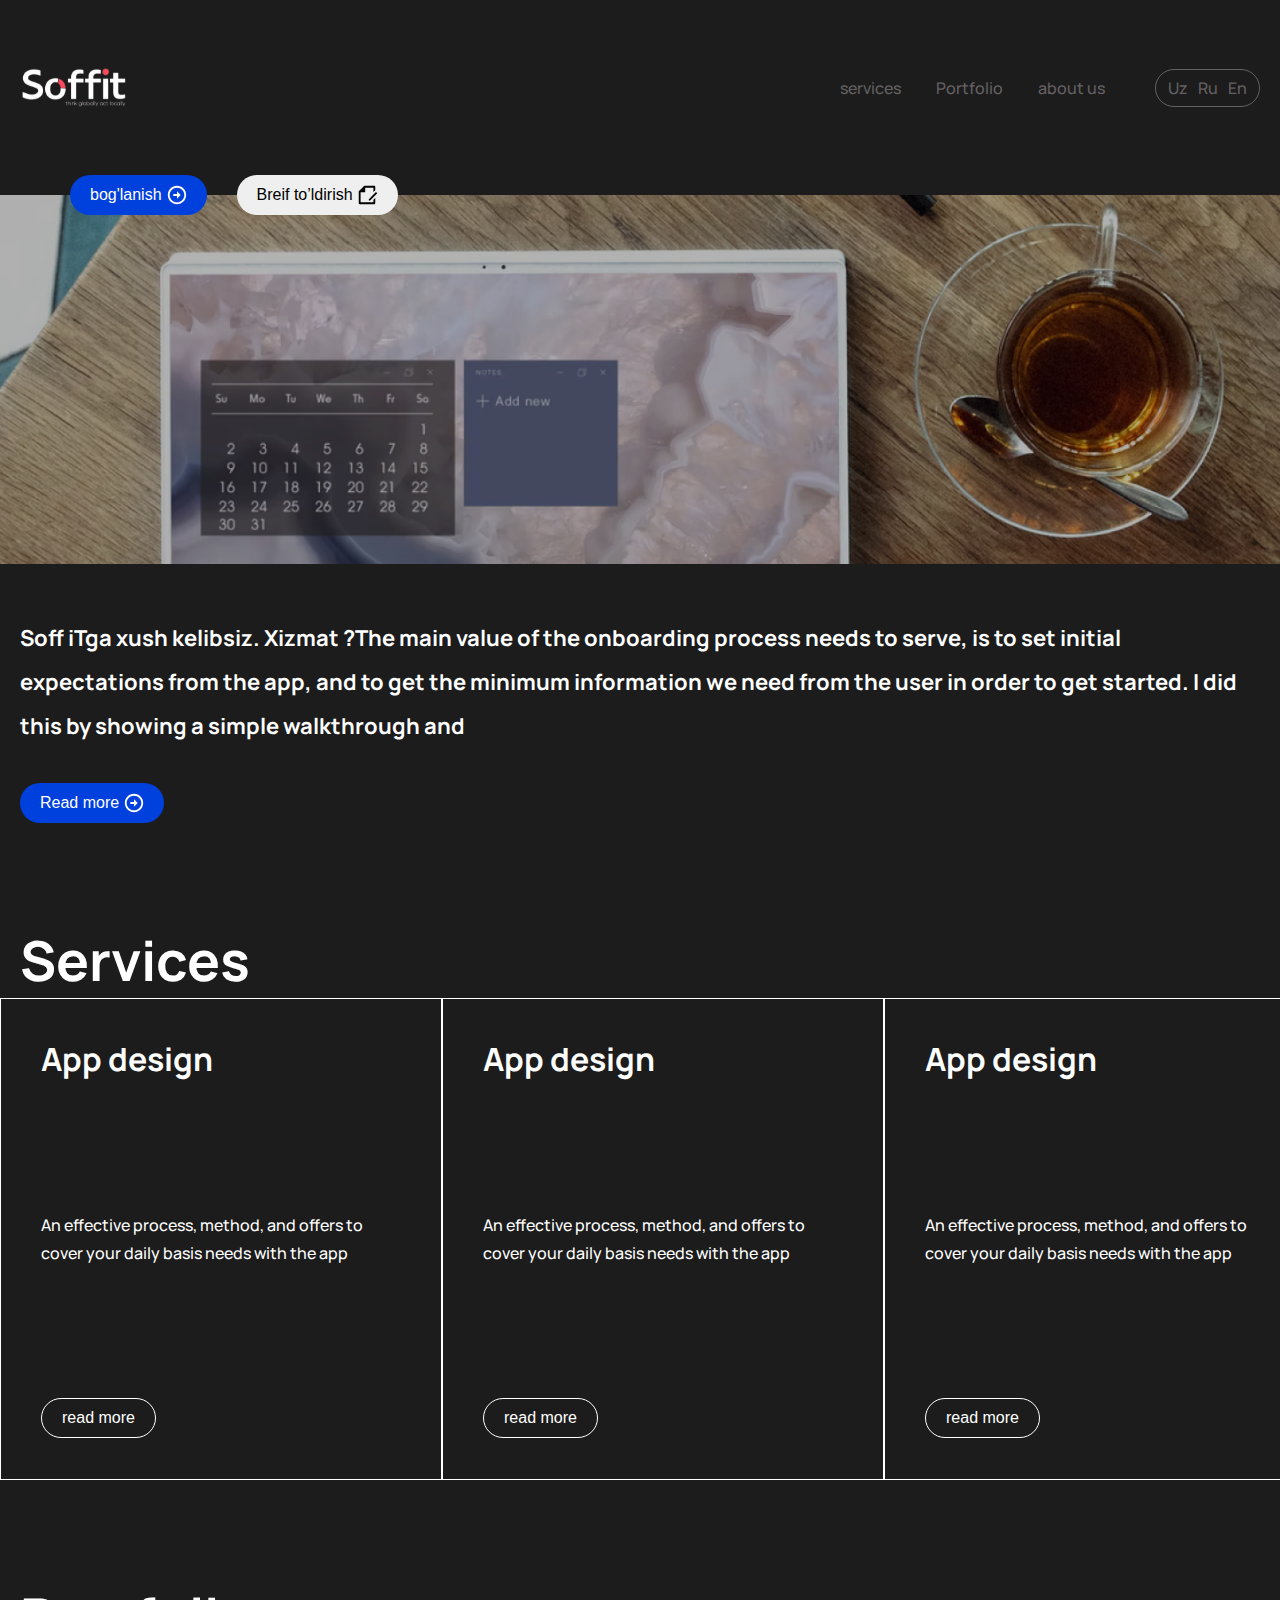
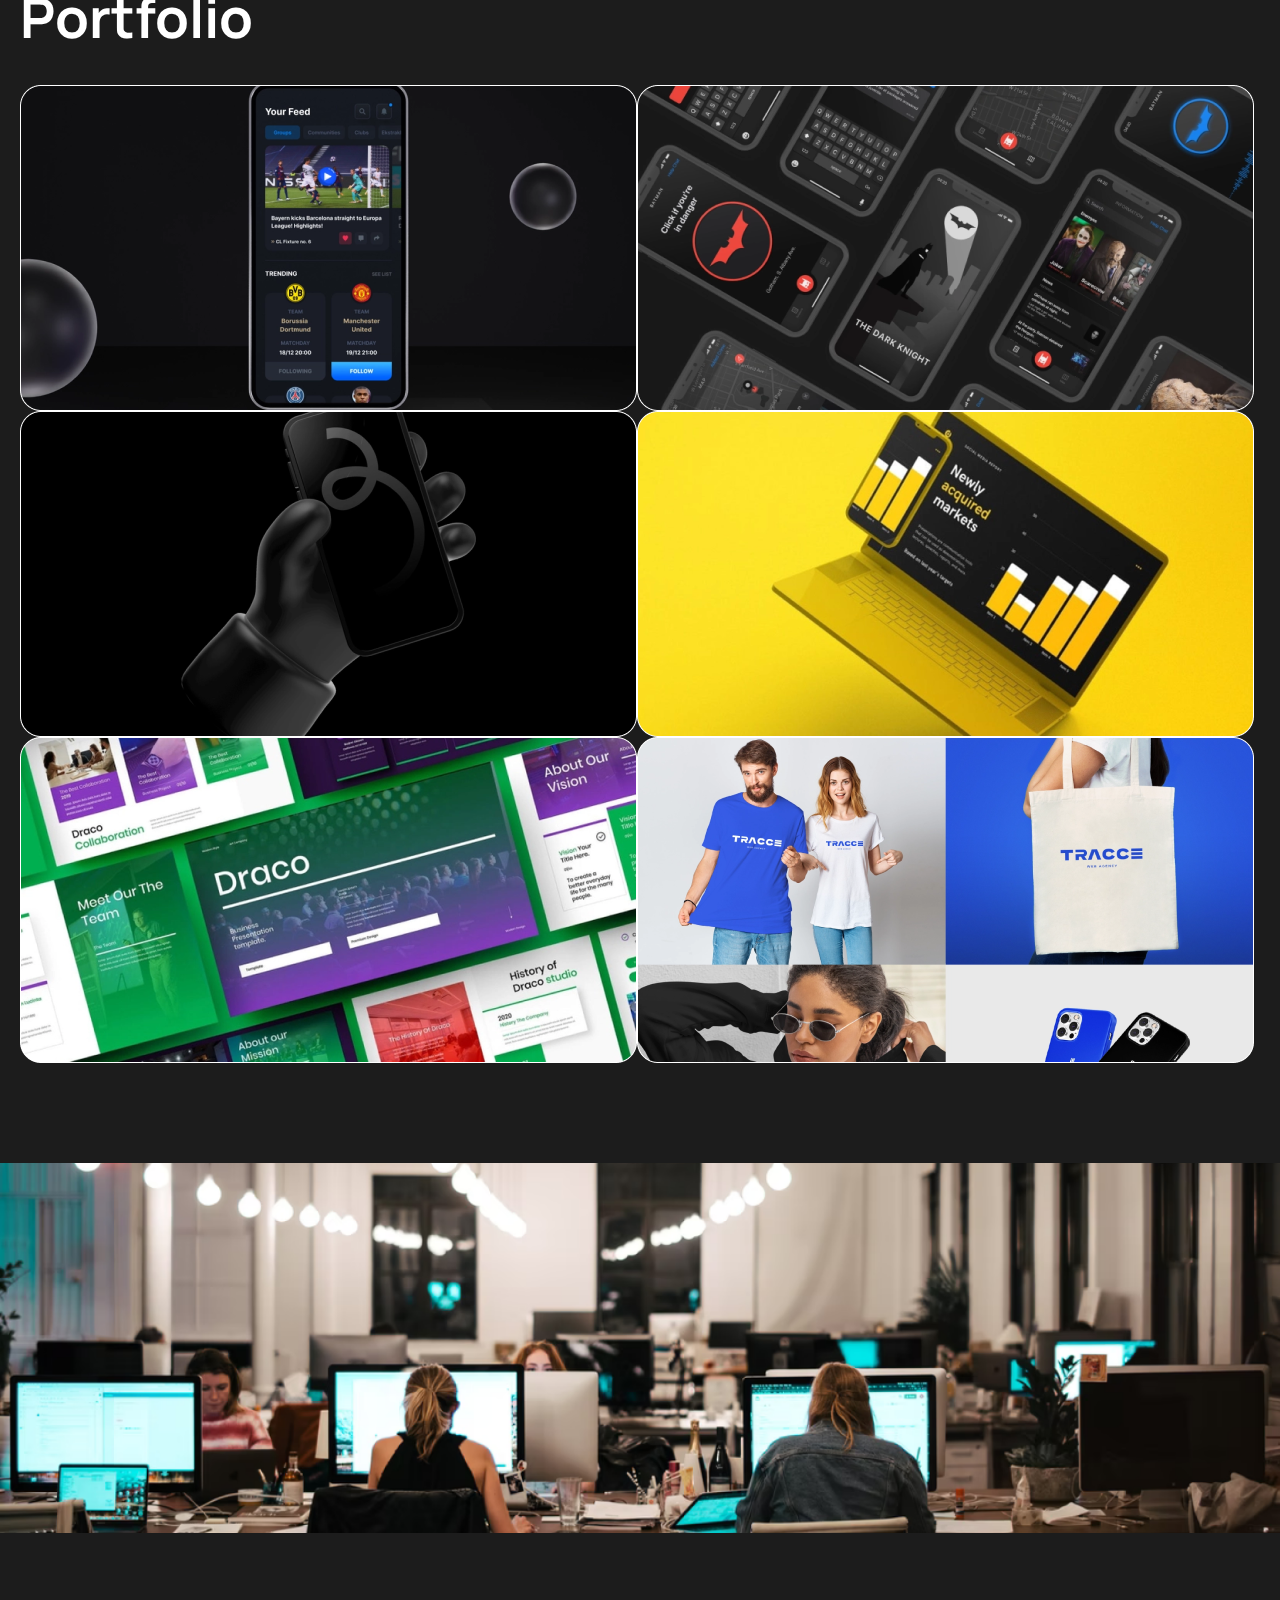
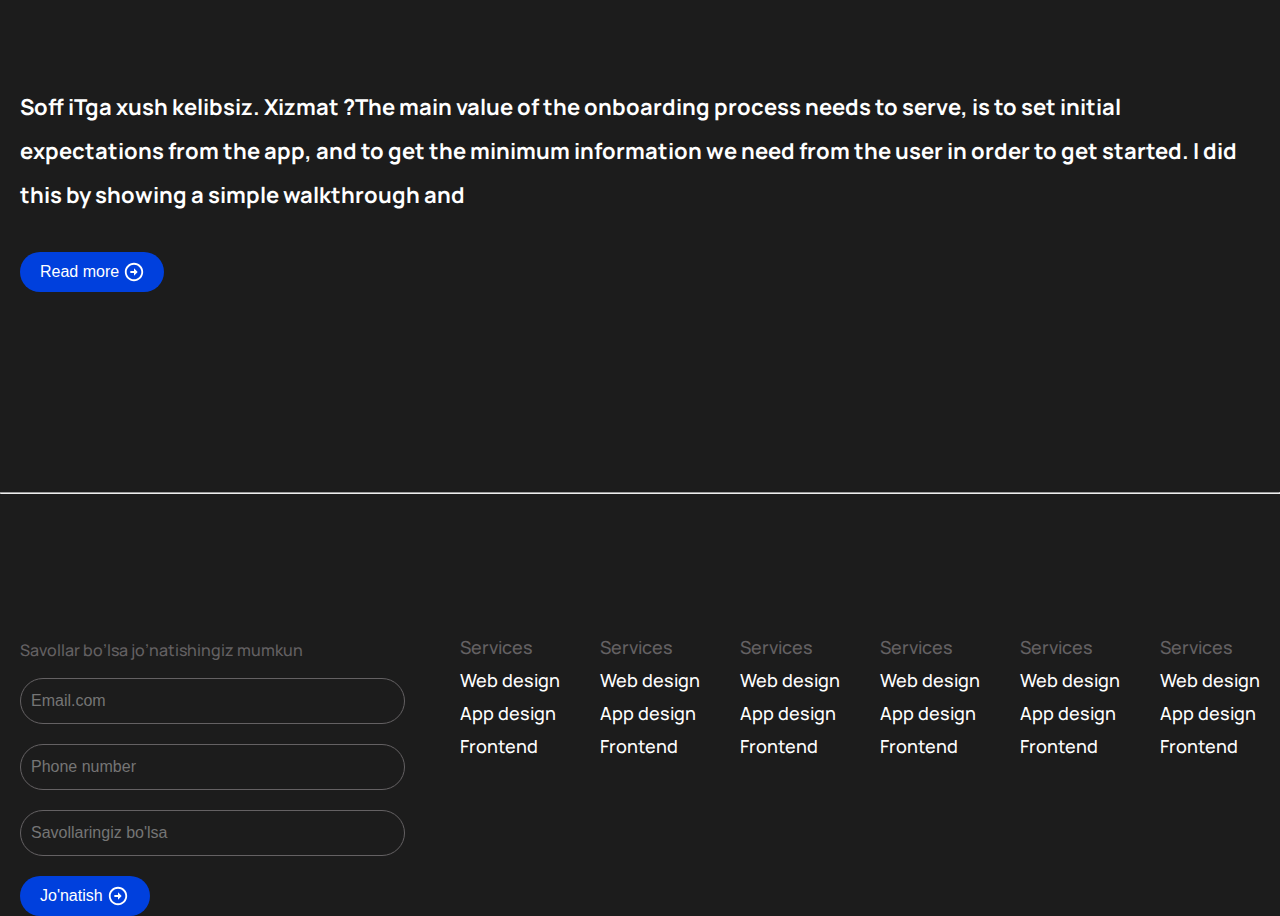
<file: index.html>
<!DOCTYPE html>
<html lang="en">
  <head>
    <meta charset="UTF-8" />
    <meta name="viewport" content="width=device-width, initial-scale=1.0" />
    <title>Document</title>
    <link rel="stylesheet" href="./static/reset.css" />
    <link rel="stylesheet" href="./style.css" />
    <link rel="stylesheet" href="./global.css" />
  </head>
  <body>
    <header>
      <nav class="nav">
        <div class="container">
          <div class="nav__wrapper">
            <a href="/"
              ><img src="./static/images/svg/logo.svg" alt="logo"
            /></a>
            <div class="nav__right-wrapper">
              <ul class="nav__menus">
                <a href="services.html"><li>services</li></a>
                <a href="portfolio.html"><li>Portfolio</li></a>
                <a href="aboutus.html"><li>about us</li></a>
              </ul>
              <div class="nav__lang">
                <span>Uz</span>
                <span>Ru</span>
                <span>En</span>
              </div>
            </div>
          </div>
        </div>
      </nav>
      <div class="headers-btn-wrapper">
        <form action="#">
        <div class="header-btns">
          <button class="btn blue-btn">
            bog'lanish
            <img src="./static/images/svg/next-icon.svg" alt="next icon" />
          </button>
          <button class="btn white-btn">
            Breif to’ldirish<img
              src="./static/images/svg/dock.icon.svg"
              alt="next icon"
            />
          </button>
        </div>
      </form>
        <img
          class="main-image"
          src="./static/images/png/top-main-image.png"
          alt="main-image"
        />
        <div class="container">
          <p class="header__description">
            Soff iTga xush kelibsiz. Xizmat ?The main value of the onboarding
            process needs to serve, is to set initial expectations from the app,
            and to get the minimum information we need from the user in order to
            get started. I did this by showing a simple walkthrough and
          </p>
          <button class="btn blue-btn blue-btn-top">
            Read more <img src="./static/images/svg/next-icon.svg" alt="" />
          </button>
        </div>
      </div>
    </header>
    <main>
      <div class="container">
        <h2 class="title">Services</h2>
      </div>
      <div class="main__cards">
        <div class="main__card">
          <p class="card__title">App design</p>
          <p class="card__desc">
            An effective process, method, and offers to cover your daily basis
            needs with the app
          </p>
          <button class="btn blue-btn">read more</button>
        </div>
        <div class="main__card">
          <p class="card__title">App design</p>
          <p class="card__desc">
            An effective process, method, and offers to cover your daily basis
            needs with the app
          </p>
          <button class="btn blue-btn">read more</button>
        </div>
        <div class="main__card">
          <p class="card__title">App design</p>
          <p class="card__desc">
            An effective process, method, and offers to cover your daily basis
            needs with the app
          </p>
          <button class="btn blue-btn">read more</button>
        </div>
        <div class="main__card">
          <p class="card__title">App design</p>
          <p class="card__desc">
            An effective process, method, and offers to cover your daily basis
            needs with the app
          </p>
          <button class="btn blue-btn">read more</button>
        </div>
        <div class="main__card">
          <p class="card__title">App design</p>
          <p class="card__desc">
            An effective process, method, and offers to cover your daily basis
            needs with the app
          </p>
          <button class="btn blue-btn">read more</button>
        </div>
        <div class="main__card">
          <p class="card__title">App design</p>
          <p class="card__desc">
            An effective process, method, and offers to cover your daily basis
            needs with the app
          </p>
          <button class="btn blue-btn">read more</button>
        </div>
      </div>
      <div class="container">
        <h2 class="title title-top">Portfolio</h2>
        <div class="card2">
          <img src="./static/images/png/images1.png" alt="" />
          <img src="./static/images/png/image2.png" alt="" />
          <img src="./static/images/png/image3.png" alt="" />
          <img src="./static/images/png/image4.png" alt="" />
          <img src="./static/images/png/image5.png" alt="" />
          <img src="./static/images/png/image6.png" alt="" />
        </div>
      </div>
      <div class="card3">
        <img
          class="footer__image"
          src="./static/footer__main-image.png"
          alt=""
        />
      </div>
      <div class="container">
        <p class="header__description">
          Soff iTga xush kelibsiz. Xizmat ?The main value of the onboarding
          process needs to serve, is to set initial expectations from the app,
          and to get the minimum information we need from the user in order to
          get started. I did this by showing a simple walkthrough and
        </p>
        <button class="btn blue-btn blue-btn-top">
          Read more <img src="./static/images/svg/next-icon.svg" alt="" />
        </button>
      </div>
    </main>
    <hr/ class="hr">
    <footer class="footer">
      <div class="container">
        <form action="">
        <div class="footer__wrapper">
          <div class="footer__card1">
            <p class="footer__p">Savollar bo’lsa jo’natishingiz mumkun</p>
            <input placeholder="Email.com" type="email" />
            <input placeholder="Phone number" type="number" />
            <input placeholder="Savollaringiz bo'lsa" type="text" />
            <button class="btn blue-btn footer__btn">
              Jo'natish<img src="./static/images/svg/next-icon.svg" alt="" />
            </button>
          </div>
          <div class="desc__wrapper">
            <div class="footer__card2">
              <div class="card2__section1">
                <p class="footer__p">Services</p>
                <p>Web design</p>
                <p>App design</p>
                <p>Frontend</p>
              </div>
            </div>
            <div class="footer__card2">
              <div class="card2__section1">
                <p class="footer__p">Services</p>
                <p>Web design</p>
                <p>App design</p>
                <p>Frontend</p>
              </div>
            </div>
            <div class="footer__card2">
              <div class="card2__section1">
                <p class="footer__p">Services</p>
                <p>Web design</p>
                <p>App design</p>
                <p>Frontend</p>
              </div>
            </div>
            <div class="footer__card2">
              <div class="card2__section1">
                <p class="footer__p">Services</p>
                <p>Web design</p>
                <p>App design</p>
                <p>Frontend</p>
              </div>
            </div>
            <div class="footer__card2">
              <div class="card2__section1">
                <p class="footer__p">Services</p>
                <p>Web design</p>
                <p>App design</p>
                <p>Frontend</p>
              </div>
            </div>
            <div class="footer__card2">
              <div class="card2__section1">
                <p class="footer__p">Services</p>
                <p>Web design</p>
                <p>App design</p>
                <p>Frontend</p>
              </div>
            </div>
          </div>
        </div>
      </div>
    </footer>
  </body>
</html>
</file>
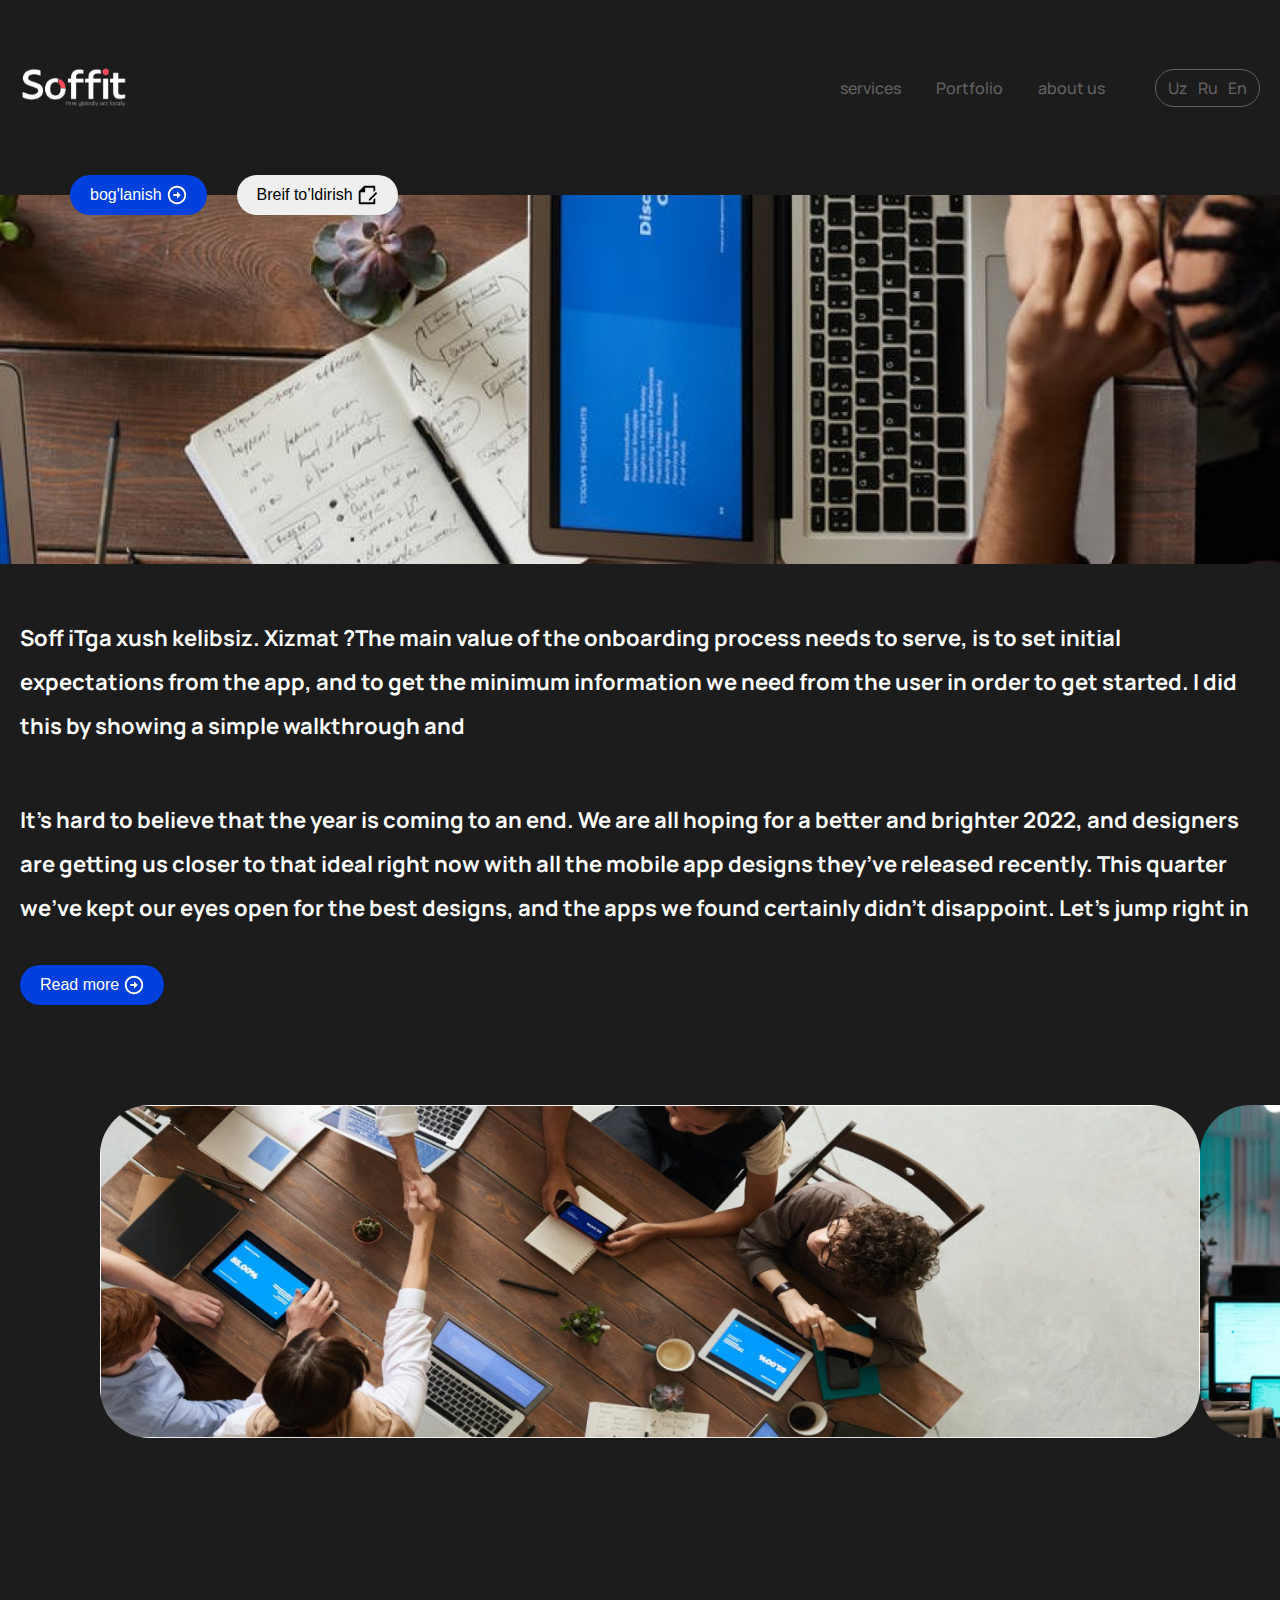
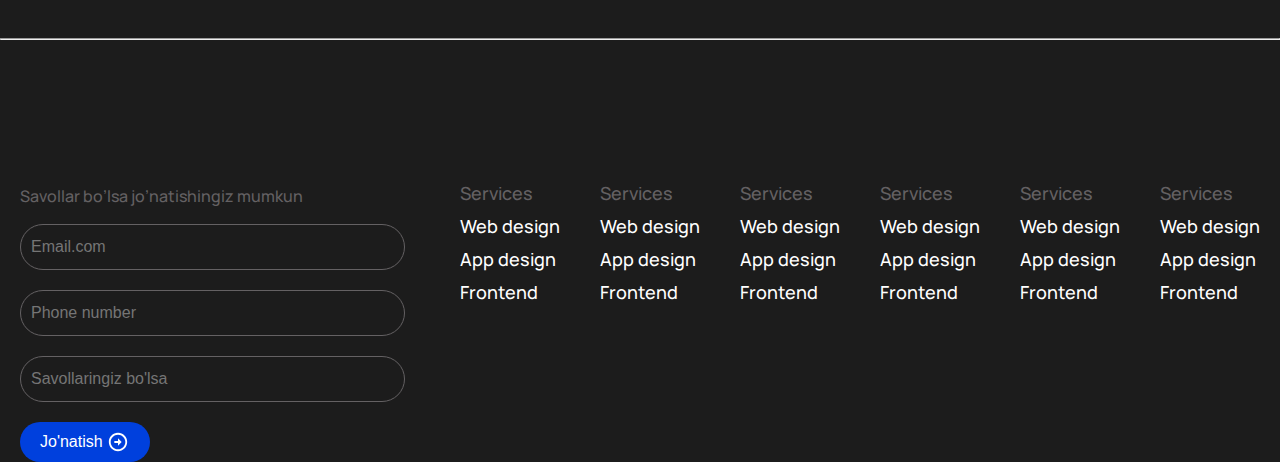
<file: aboutus.html>
<!DOCTYPE html>
<html lang="en">
  <head>
    <meta charset="UTF-8" />
    <meta name="viewport" content="width=device-width, initial-scale=1.0" />
    <title>about us</title>
    <link rel="stylesheet" href="./static/reset.css" />
    <link rel="stylesheet" href="./global.css" />
    <link rel="stylesheet" href="./style.css" />
  </head>
  <body>
    <header>
      <nav class="nav">
        <div class="container">
          <div class="nav__wrapper">
            <a href="/"
              ><img src="./static/images/svg/logo.svg" alt="logo"
            /></a>
            <div class="nav__right-wrapper">
              <ul class="nav__menus">
                <a href="services.html"><li>services</li></a>
                <a href="portfolio.html"><li>Portfolio</li></a>
                <a href="aboutus.html"><li>about us</li></a>
              </ul>
              <div class="nav__lang">
                <span>Uz</span>
                <span>Ru</span>
                <span>En</span>
              </div>
            </div>
          </div>
        </div>
      </nav>
      <div class="headers-btn-wrapper">
        <div class="header-btns">
          <button class="btn blue-btn">
            bog'lanish
            <img src="./static/images/svg/next-icon.svg" alt="next icon" />
          </button>
          <button class="btn white-btn">
            Breif to’ldirish<img
              src="./static/images/svg/dock.icon.svg"
              alt="next icon"
            />
          </button>
        </div>
        <img
          class="main-image"
          src="/static/images/png/aboutus__main-image.png"
          alt="main-image"
        />
        <div class="container">
          <p class="header__description">
            Soff iTga xush kelibsiz. Xizmat ?The main value of the onboarding
            process needs to serve, is to set initial expectations from the app,
            and to get the minimum information we need from the user in order to
            get started. I did this by showing a simple walkthrough and
          </p>
          <p class="header__description">
            It’s hard to believe that the year is coming to an end. We are all
            hoping for a better and brighter 2022, and designers are getting us
            closer to that ideal right now with all the mobile app designs
            they’ve released recently. This quarter we’ve kept our eyes open for
            the best designs, and the apps we found certainly didn’t disappoint.
            Let’s jump right in
          </p>
          <button class="btn blue-btn blue-btn-top">
            Read more <img src="./static/images/svg/next-icon.svg" alt="" />
          </button>
        </div>
      </div>
    </header>
    <main>

      <div class="main__images">
          <img src="./static/images/png/overflow_images.png" alt="" />
          <img src="./static/images/png/footer_image.png" alt="" />
          <img src="./static/images/png/top-main-image.png" alt="" />
        </div>
    </div>
    </main>
    <hr/ class="hr">
    <footer class="footer">
      <div class="container">
        <div class="footer__wrapper">
          <form action="">
          <div class="footer__card1">
            <p class="footer__p">Savollar bo’lsa jo’natishingiz mumkun</p>
            <input placeholder="Email.com" type="email" />
            <input placeholder="Phone number" type="number" />
            <input placeholder="Savollaringiz bo'lsa" type="text" />
            <button class="btn blue-btn footer__btn">
              Jo'natish<img src="./static/images/svg/next-icon.svg" alt="" />
            </button>
          </form>
          </div>
          <div class="desc__wrapper">
            <div class="footer__card2">
              <div class="card2__section1">
                <p class="footer__p">Services</p>
                <p>Web design</p>
                <p>App design</p>
                <p>Frontend</p>
              </div>
            </div>
            <div class="footer__card2">
              <div class="card2__section1">
                <p class="footer__p">Services</p>
                <p>Web design</p>
                <p>App design</p>
                <p>Frontend</p>
              </div>
            </div>
            <div class="footer__card2">
              <div class="card2__section1">
                <p class="footer__p">Services</p>
                <p>Web design</p>
                <p>App design</p>
                <p>Frontend</p>
              </div>
            </div>
            <div class="footer__card2">
              <div class="card2__section1">
                <p class="footer__p">Services</p>
                <p>Web design</p>
                <p>App design</p>
                <p>Frontend</p>
              </div>
            </div>
            <div class="footer__card2">
              <div class="card2__section1">
                <p class="footer__p">Services</p>
                <p>Web design</p>
                <p>App design</p>
                <p>Frontend</p>
              </div>
            </div>
            <div class="footer__card2">
              <div class="card2__section1">
                <p class="footer__p">Services</p>
                <p>Web design</p>
                <p>App design</p>
                <p>Frontend</p>
              </div>
            </div>
          </div>
        </div>
      </div>
    </footer>
  </body>
</html>
</file>
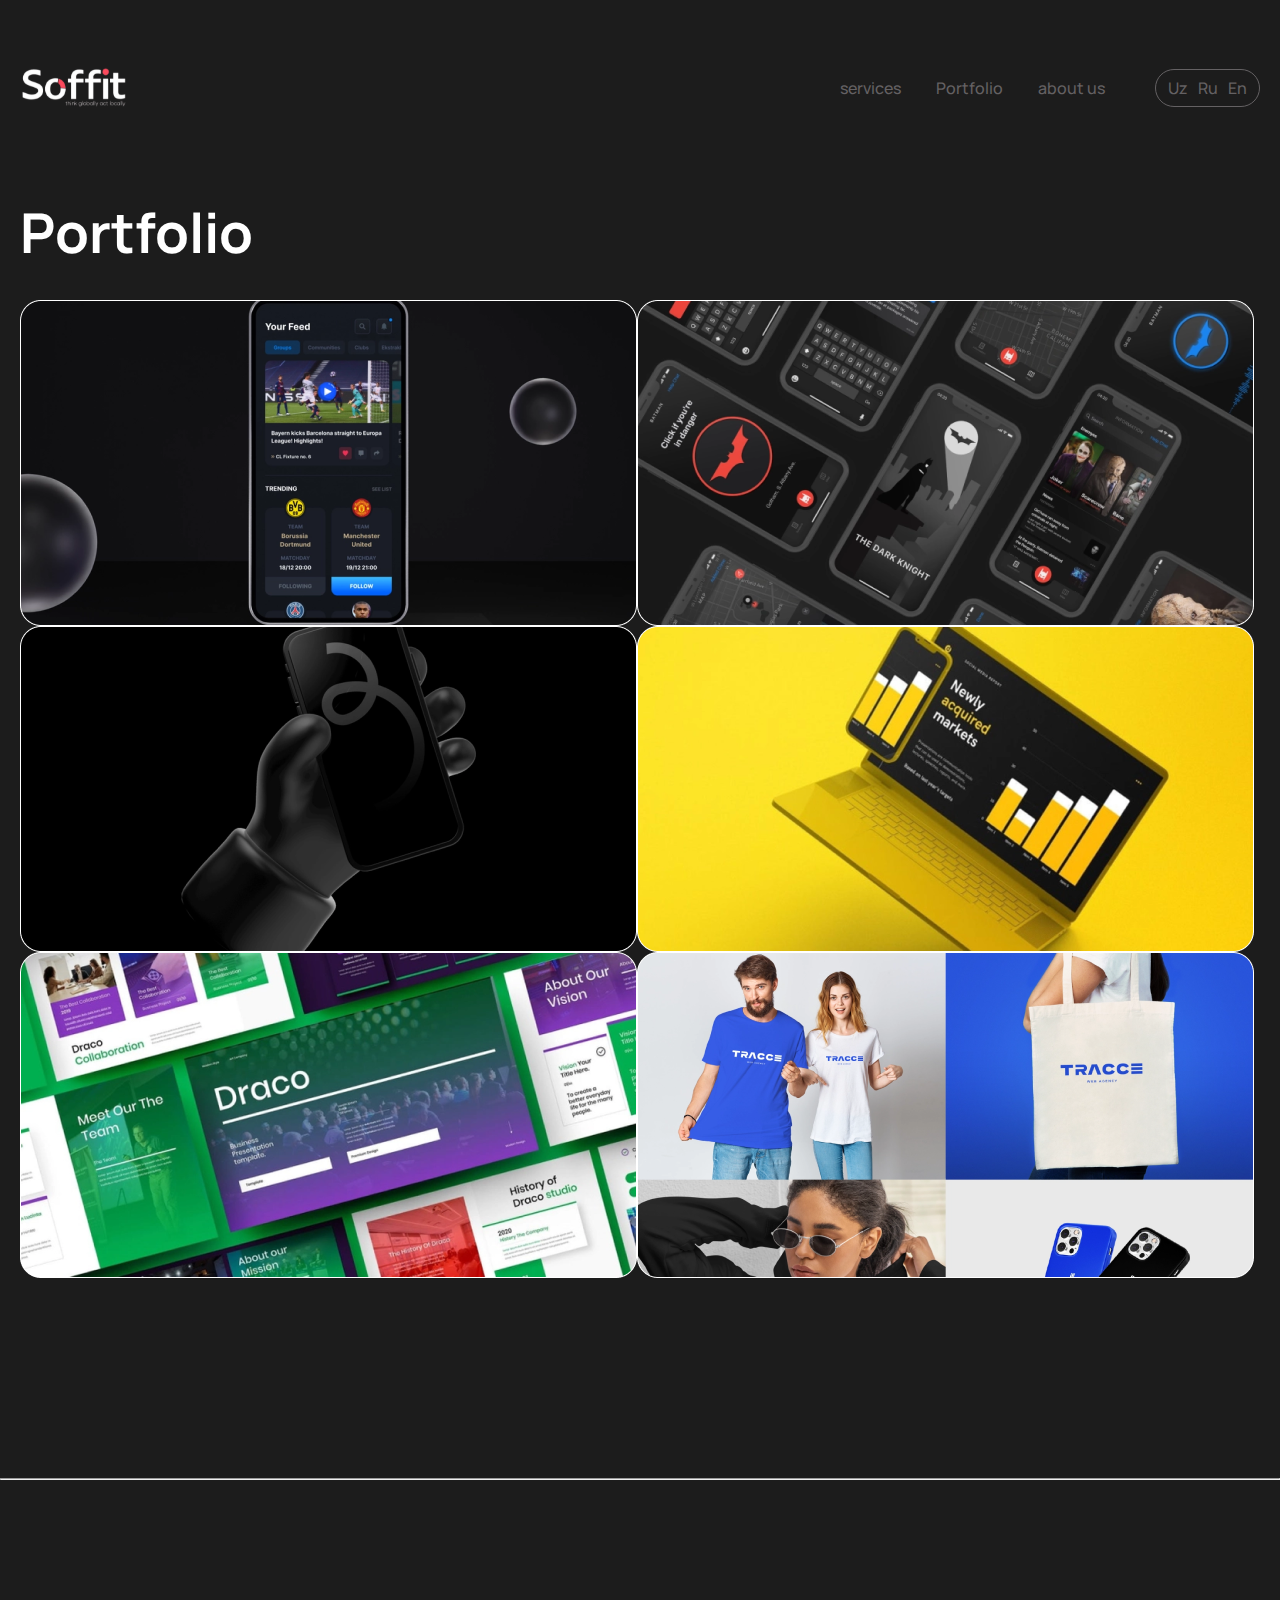
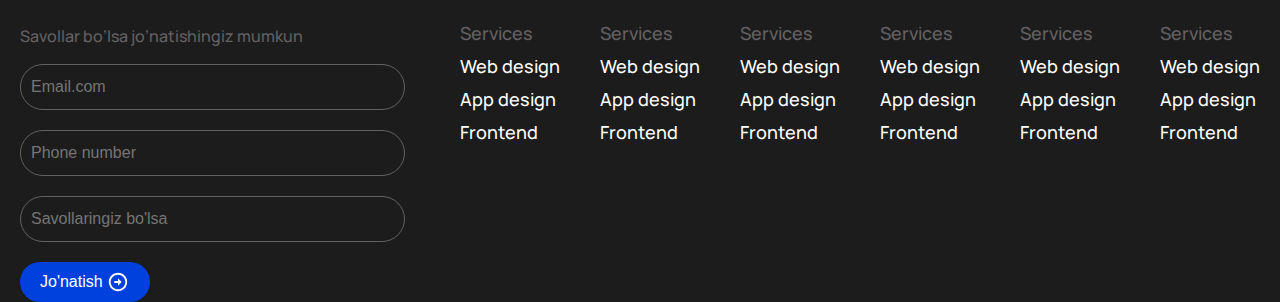
<file: portfolio.html>
<!DOCTYPE html>
<html lang="en">
  <head>
    <meta charset="UTF-8" />
    <meta name="viewport" content="width=device-width, initial-scale=1.0" />
    <title>portfolio</title>
    <link rel="stylesheet" href="./static/reset.css" />
    <link rel="stylesheet" href="./global.css" />
    <link rel="stylesheet" href="./style.css" />
  </head>
  <body>
    <header>
      <nav class="nav">
        <div class="container">
          <div class="nav__wrapper">
            <a href="/"
              ><img src="./static/images/svg/logo.svg" alt="logo"
            /></a>
            <div class="nav__right-wrapper">
              <ul class="nav__menus">
                <a class="a" href="services.html"><li>services</li></a>
                <a class="a" href="portfolio.html"><li>Portfolio</li></a>
                <a href="aboutus.html"><li>about us</li></a>
              </ul>
              <div class="nav__lang">
                <span>Uz</span>
                <span>Ru</span>
                <span>En</span>
              </div>
            </div>
          </div>
        </div>
      </nav>
    </header>
    <main>
      <div class="container">
        <h2 class="title title-top portfolio-top">Portfolio</h2>
        <div class="card2">
          <img src="./static/images/png/images1.png" alt="" />
          <img src="./static/images/png/image2.png" alt="" />
          <img src="./static/images/png/image3.png" alt="" />
          <img src="./static/images/png/image4.png" alt="" />
          <img src="./static/images/png/image5.png" alt="" />
          <img src="./static/images/png/image6.png" alt="" />
        </div>
      </div>
    </main>
    <hr/ class="hr">
    <footer class="footer">
      <div class="container">
        <div class="footer__wrapper">
          <form action="">
          <div class="footer__card1">
              <p class="footer__p">Savollar bo’lsa jo’natishingiz mumkun</p>
              <input placeholder="Email.com" type="email" />
              <input placeholder="Phone number" type="number" />
              <input placeholder="Savollaringiz bo'lsa" type="text" />
              <button class="btn blue-btn footer__btn">
              Jo'natish<img src="./static/images/svg/next-icon.svg" alt="" />
              </button>
          </div>
        </form>
          <div class="desc__wrapper">
            <div class="footer__card2">
              <div class="card2__section1">
                <p class="footer__p">Services</p>
                <p>Web design</p>
                <p>App design</p>
                <p>Frontend</p>
              </div>
            </div>
            <div class="footer__card2">
              <div class="card2__section1">
                <p class="footer__p">Services</p>
                <p>Web design</p>
                <p>App design</p>
                <p>Frontend</p>
              </div>
            </div>
            <div class="footer__card2">
              <div class="card2__section1">
                <p class="footer__p">Services</p>
                <p>Web design</p>
                <p>App design</p>
                <p>Frontend</p>
              </div>
            </div>
            <div class="footer__card2">
              <div class="card2__section1">
                <p class="footer__p">Services</p>
                <p>Web design</p>
                <p>App design</p>
                <p>Frontend</p>
              </div>
            </div>
            <div class="footer__card2">
              <div class="card2__section1">
                <p class="footer__p">Services</p>
                <p>Web design</p>
                <p>App design</p>
                <p>Frontend</p>
              </div>
            </div>
            <div class="footer__card2">
              <div class="card2__section1">
                <p class="footer__p">Services</p>
                <p>Web design</p>
                <p>App design</p>
                <p>Frontend</p>
              </div>
            </div>
          </div>
        </div>
      </div>
    </footer>
  </body>
</html>
</file>
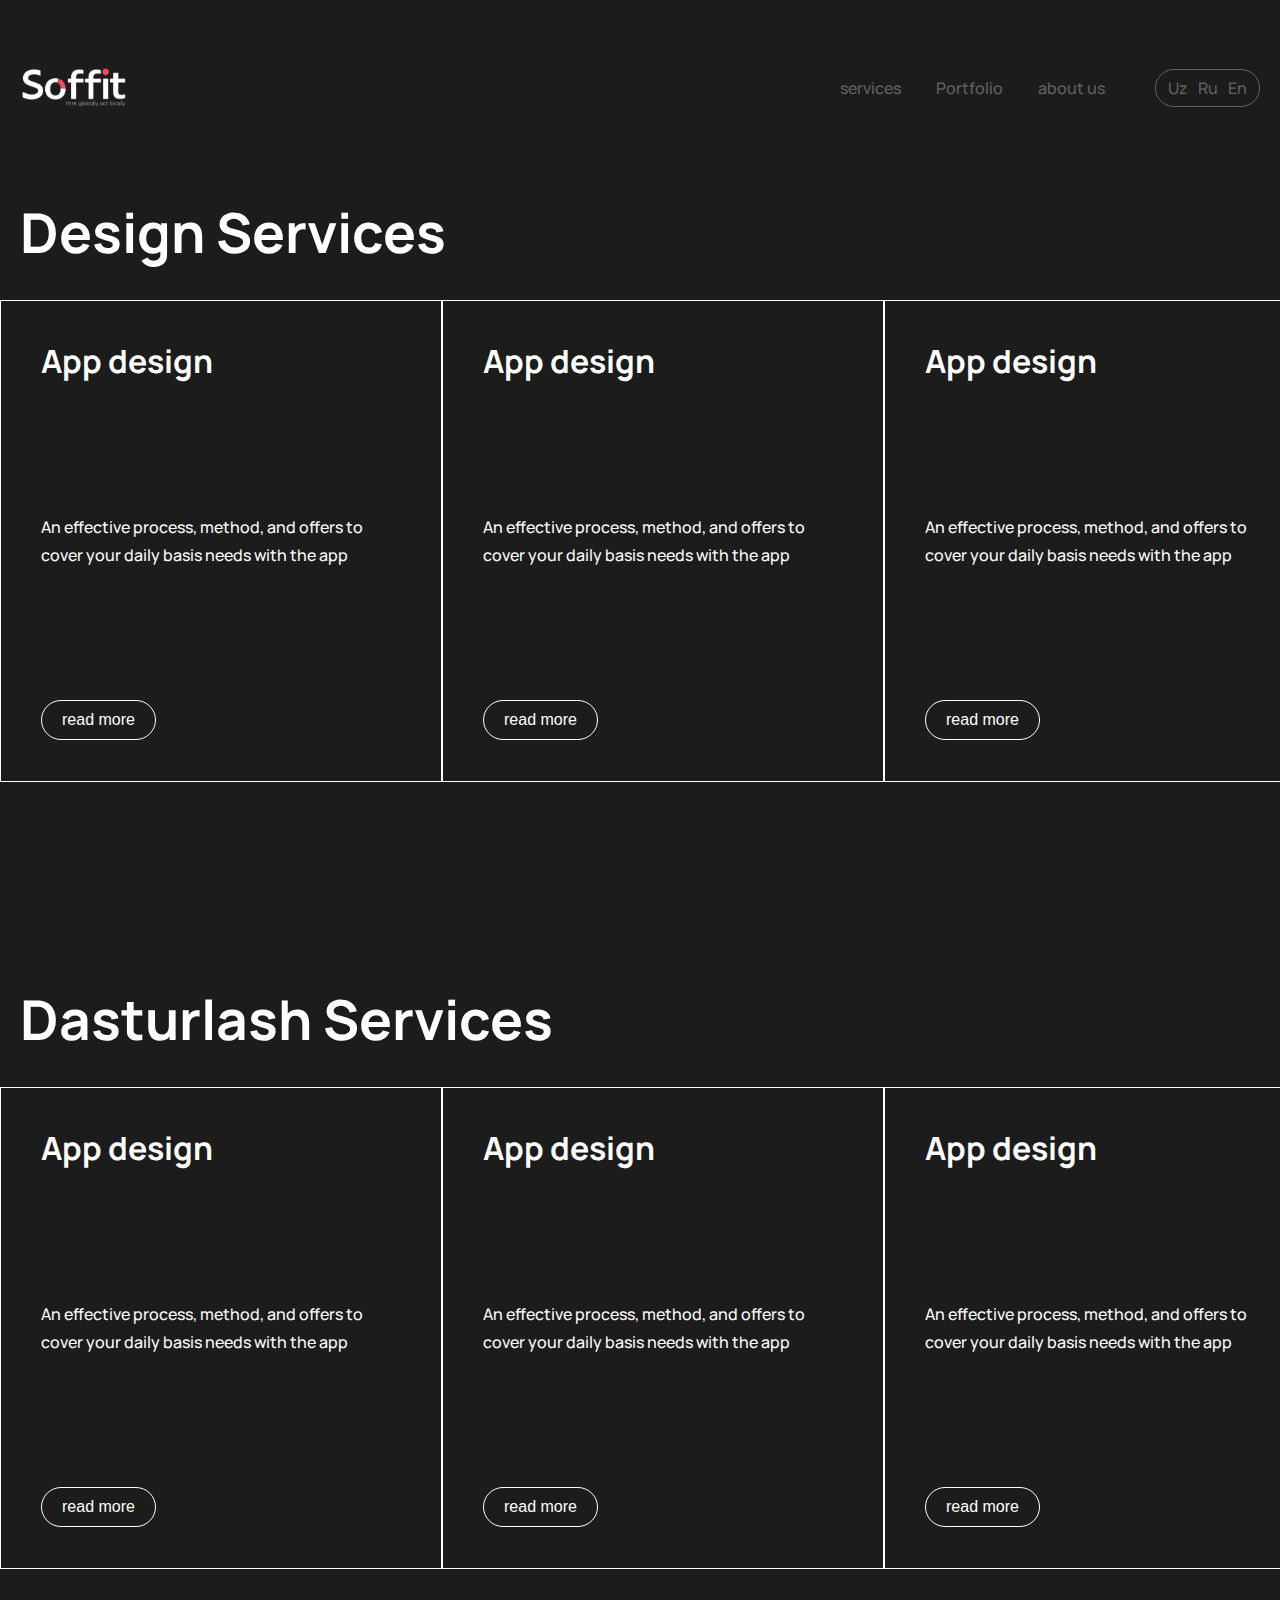
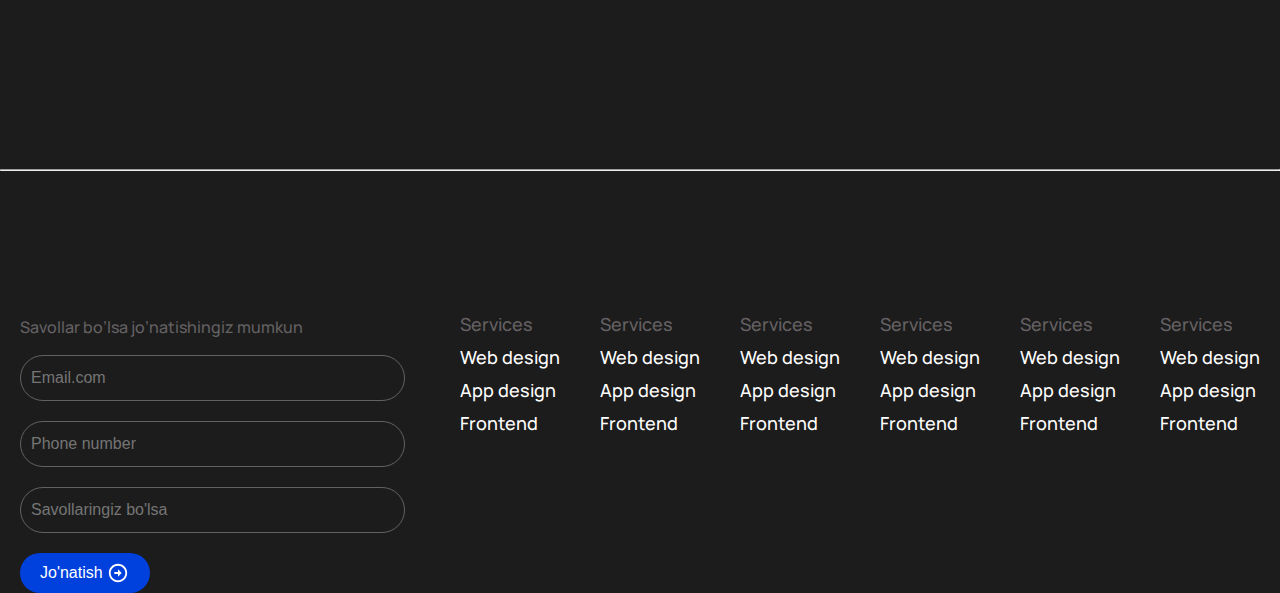
<file: services.html>
<!DOCTYPE html>
<html lang="en">
  <head>
    <meta charset="UTF-8" />
    <meta name="viewport" content="width=device-width, initial-scale=1.0" />
    <title>services</title>
    <link rel="stylesheet" href="./static/reset.css" />
    <link rel="stylesheet" href="./global.css" />
    <link rel="stylesheet" href="./style.css" />
  </head>
  <body>
    <header>
      <nav class="nav">
        <div class="container">
          <div class="nav__wrapper">
            <a href="/"
              ><img src="./static/images/svg/logo.svg" alt="logo"
            /></a>
            <div class="nav__right-wrapper">
              <ul class="nav__menus">
                <a class="a" href="services.html"><li>services</li></a>
                <a class="a" href="portfolio.html"><li>Portfolio</li></a>
                <a href="aboutus.html"><li>about us</li></a>
              </ul>
              <div class="nav__lang">
                <span>Uz</span>
                <span>Ru</span>
                <span>En</span>
              </div>
            </div>
          </div>
        </div>
      </nav>
      <div class="container">
        <h2 class="title">Design Services</h2>
      </div>
      <div class="main__cards services__card">
        <div class="main__card">
          <p class="card__title">App design</p>
          <p class="card__desc">
            An effective process, method, and offers to cover your daily basis
            needs with the app
          </p>
          <button class="btn blue-btn">read more</button>
        </div>
        <div class="main__card">
          <p class="card__title">App design</p>
          <p class="card__desc">
            An effective process, method, and offers to cover your daily basis
            needs with the app
          </p>
          <button class="btn blue-btn">read more</button>
        </div>
        <div class="main__card">
          <p class="card__title">App design</p>
          <p class="card__desc">
            An effective process, method, and offers to cover your daily basis
            needs with the app
          </p>
          <button class="btn blue-btn">read more</button>
        </div>
        <div class="main__card">
          <p class="card__title">App design</p>
          <p class="card__desc">
            An effective process, method, and offers to cover your daily basis
            needs with the app
          </p>
          <button class="btn blue-btn">read more</button>
        </div>
        <div class="main__card">
          <p class="card__title">App design</p>
          <p class="card__desc">
            An effective process, method, and offers to cover your daily basis
            needs with the app
          </p>
          <button class="btn blue-btn">read more</button>
        </div>
        <div class="main__card">
          <p class="card__title">App design</p>
          <p class="card__desc">
            An effective process, method, and offers to cover your daily basis
            needs with the app
          </p>
          <button class="btn blue-btn">read more</button>
        </div>
      </div>
      <div class="container">
        <h2 class="title">Dasturlash Services</h2>
      </div>
      <div class="main__cards top1">
        <div class="main__card">
          <p class="card__title">App design</p>
          <p class="card__desc">
            An effective process, method, and offers to cover your daily basis
            needs with the app
          </p>
          <button class="btn blue-btn">read more</button>
        </div>
        <div class="main__card">
          <p class="card__title">App design</p>
          <p class="card__desc">
            An effective process, method, and offers to cover your daily basis
            needs with the app
          </p>
          <button class="btn blue-btn">read more</button>
        </div>
        <div class="main__card">
          <p class="card__title">App design</p>
          <p class="card__desc">
            An effective process, method, and offers to cover your daily basis
            needs with the app
          </p>
          <button class="btn blue-btn">read more</button>
        </div>
        <div class="main__card">
          <p class="card__title">App design</p>
          <p class="card__desc">
            An effective process, method, and offers to cover your daily basis
            needs with the app
          </p>
          <button class="btn blue-btn">read more</button>
        </div>
        <div class="main__card">
          <p class="card__title">App design</p>
          <p class="card__desc">
            An effective process, method, and offers to cover your daily basis
            needs with the app
          </p>
          <button class="btn blue-btn">read more</button>
        </div>
        <div class="main__card">
          <p class="card__title">App design</p>
          <p class="card__desc">
            An effective process, method, and offers to cover your daily basis
            needs with the app
          </p>
          <button class="btn blue-btn">read more</button>
        </div>
      </div>
    </header>
    <hr/ class="hr">
    <footer class="footer">
      <div class="container">
        <div class="footer__wrapper">
          <form action="">
          <div class="footer__card1">
            <p class="footer__p">Savollar bo’lsa jo’natishingiz mumkun</p>
            <input placeholder="Email.com" type="email" />
            <input placeholder="Phone number" type="number" />
            <input placeholder="Savollaringiz bo'lsa" type="text" />
            <button class="btn blue-btn footer__btn">
              Jo'natish<img src="./static/images/svg/next-icon.svg" alt="" />
            </button>
          </form>
          </div>
          <div class="desc__wrapper">
            <div class="footer__card2">
              <div class="card2__section1">
                <p class="footer__p">Services</p>
                <p>Web design</p>
                <p>App design</p>
                <p>Frontend</p>
              </div>
            </div>
            <div class="footer__card2">
              <div class="card2__section1">
                <p class="footer__p">Services</p>
                <p>Web design</p>
                <p>App design</p>
                <p>Frontend</p>
              </div>
            </div>
            <div class="footer__card2">
              <div class="card2__section1">
                <p class="footer__p">Services</p>
                <p>Web design</p>
                <p>App design</p>
                <p>Frontend</p>
              </div>
            </div>
            <div class="footer__card2">
              <div class="card2__section1">
                <p class="footer__p">Services</p>
                <p>Web design</p>
                <p>App design</p>
                <p>Frontend</p>
              </div>
            </div>
            <div class="footer__card2">
              <div class="card2__section1">
                <p class="footer__p">Services</p>
                <p>Web design</p>
                <p>App design</p>
                <p>Frontend</p>
              </div>
            </div>
            <div class="footer__card2">
              <div class="card2__section1">
                <p class="footer__p">Services</p>
                <p>Web design</p>
                <p>App design</p>
                <p>Frontend</p>
              </div>
            </div>
          </div>
        </div>
      </div>
    </footer>
  </body>
</html>
</file>
<file: style.css>
:root {
  --black-color: #1c1c1c;
  --blue-color: #0040dd;
  --white-color: #ffffff;
  --gray-color: #646163;
}

@font-face {
  font-display: swap;
  font-family: "Manropenormal";
  font-style: normal;
  font-weight: 400;
  src: url("./static/fonts/manrope-v15-latin-regular.woff2") format("woff2");
}
@font-face {
  font-family: "Manrope";
  font-style: normal;
  font-weight: 500;
  src: url("./static/fonts/manrope-v15-latin-500.woff2") format("woff2");
}
@font-face {
  font-display: swap;
  font-family: "Manrope";
  font-style: normal;
  font-weight: 600;
  src: url("./static/fonts/manrope-v15-latin-600.woff2") format("woff2");
}
@font-face {
  font-display: swap;
  font-family: "Manrope";
  font-style: normal;
  font-weight: 700;
  src: url("./static/fonts/manrope-v15-latin-700.woff2") format("woff2");
}
.container {
  max-width: 1240px;
  margin: 0 auto;
  box-sizing: border-box;
}
.nav {
  padding: 65px 0px 85px 0px;
}
.nav__wrapper {
  display: flex;
  align-items: center;
  justify-content: space-between;
}
.nav__menus {
  display: flex;
  align-items: center;
  gap: 35px;
  color: var(--gray-color);
}
.nav__menus a {
  color: var(--gray-color);
}
.nav__right-wrapper {
  display: flex;
  align-items: center;
  gap: 50px;
}
.nav__menus a li:hover {
  color: var(--white-color);
}
.nav__menus a li {
  transition: all 0.3s ease;
}

.nav__lang {
  display: flex;
  gap: 10px;
  padding: 10px 12px;
  border: solid var(--gray-color) 1px;
  border-radius: 75px;
  color: var(--gray-color);
}
.nav__lang span:hover {
  color: var(--white-color);
  cursor: pointer;
}
.main-image {
  width: 100%;
  margin: 0 auto;
}
.btn {
  border-radius: 50px;
  padding: 10px 20px;
  border: none;
  cursor: pointer;
  display: flex;
  align-items: center;
  gap: 5px;
}
.blue-btn {
  background-color: var(--blue-color);
  color: var(--white-color);
}
.header-btns {
  display: flex;
  align-items: center;
  gap: 30px;
  position: absolute;
  top: -20px;
  left: 70px;
}
.headers-btn-wrapper {
  position: relative;
}
.header__description {
  font-weight: 700;
  line-height: 44px;
  letter-spacing: 0em;
  font-size: 22px;
  margin-top: 50px;
}
.blue-btn-top {
  margin-top: 35px;
}
.title {
  font-size: 55px;
  font-weight: 700;
  line-height: 75px;
}
.title-top {
  margin-top: 100px;
  margin-bottom: 30px;
}
main {
  margin-top: 100px;
}
.main__card {
  min-width: 340px;
  min-height: 400px;
  padding: 40px 60px 40px 40px;
  border: solid 1px var(--white-color);
}
.card__title {
  font-size: 32px;
  font-weight: 700;
  line-height: 40px;
  margin-bottom: 132px;
}
.card__desc {
  font-size: 16px;
  font-weight: 500;
  line-height: 28px;
  margin-bottom: 131px;
}

.main__cards {
  display: flex;
  overflow: auto;
  margin-top: 30px;
  margin-bottom: 100px;
  width: 100%;
  margin: 0 auto;
}
.main__card button {
  background-color: transparent;
  border: solid white 1px;
}
.card2 {
  display: flex;
  flex-wrap: wrap;
}
.footer__image {
  margin: 100px auto;
  width: 100%;
}
.footer__p {
  color: var(--gray-color);
  margin-top: 240px;
}
footer input {
  width: 363px;
  height: 40px;
  color: var(--gray-color);
  border: solid var(--gray-color) 1px;
  font-size: 16px;
  border-radius: 50px;
  background-color: transparent;
  padding: 2px 10px;
}
.footer__card1 {
  display: flex;
  flex-direction: column;
  gap: 20px;
}
.footer__btn {
  width: 130px;
}
.footer__wrapper {
  display: flex;
  align-items: center;
  justify-content: space-between;
}
.card2__section1 p {
  margin-bottom: 15px;
  font-size: 18px;
}
.desc__wrapper {
  display: flex;
  align-items: center;
  justify-content: space-between;
  gap: 40px;
  margin-top: -150px;
}
.services__card {
  margin-top: 30px;
  margin-bottom: 200px;
}
.top1 {
  margin-top: 30px;
}
.hr {
  margin-top: 200px;
}
.footer {
  margin-top: -100px;
}
.portfolio-top {
  margin-top: -100px;
}
.main__images {
  overflow: auto;
  max-width: 1240px;
  display: flex;
  margin-left: 100px;
}
.main__images img {
  width: 1100px;
  border-radius: 50px;
}
</file>
<file: global.css>
body {
  background-color: var(--black-color);
  color: var(--white-color);
  font-family: "Manrope";
}
a {
  text-decoration: none;
}
li {
  text-decoration: none;
}
.a {
  text-decoration: none;
}
</file>
